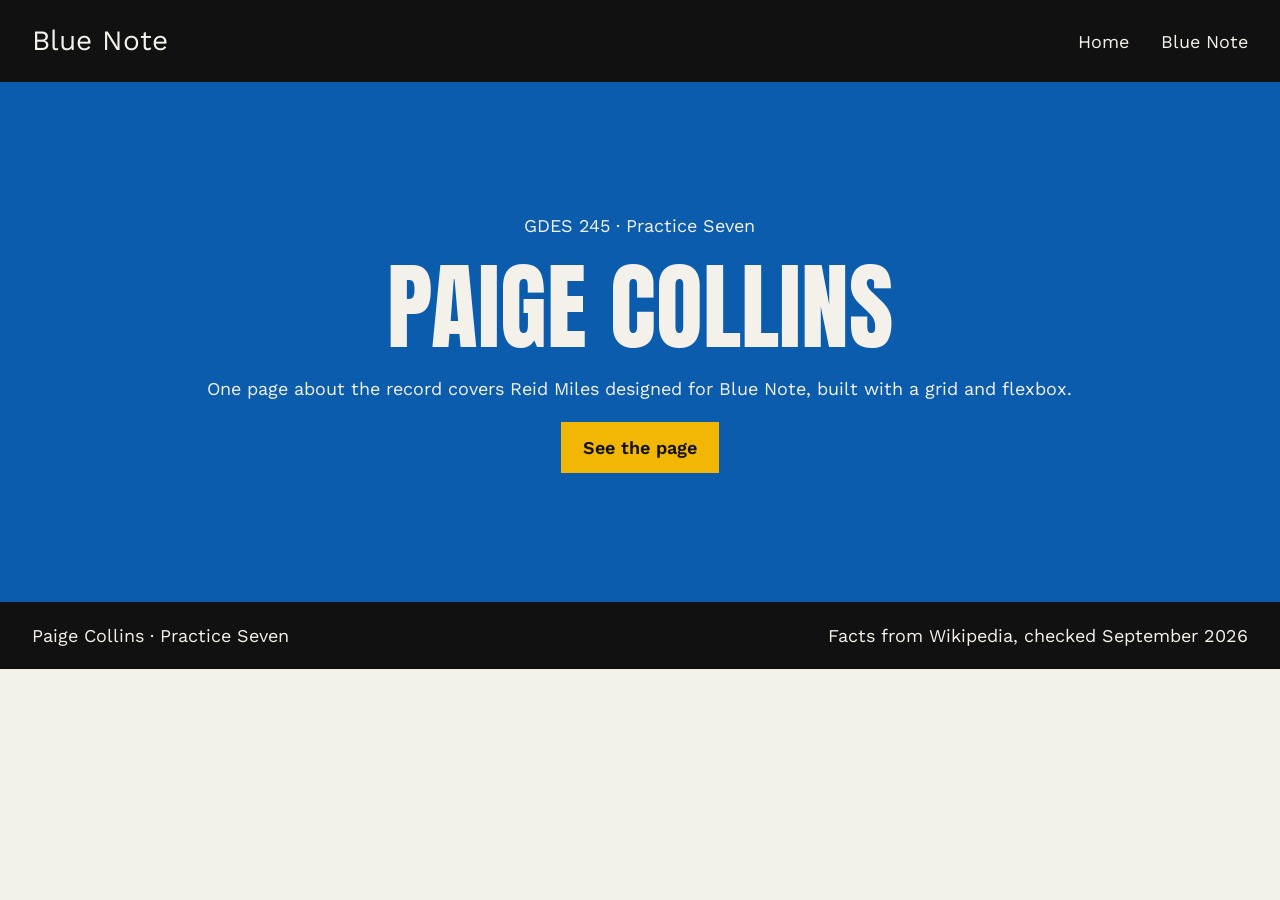
<file: index.html>
<!DOCTYPE html>
<html lang="en">
<head>
  <meta charset="UTF-8">
  <meta name="viewport" content="width=device-width, initial-scale=1.0">
  <title>Your Name, Web 1</title>

  <link rel="preconnect" href="https://fonts.googleapis.com">
  <link rel="preconnect" href="https://fonts.gstatic.com" crossorigin>
  <link href="https://fonts.googleapis.com/css2?family=Anton&family=Work+Sans:wght@400;600&display=swap" rel="stylesheet">

  <link rel="stylesheet" href="css/styles.css">
</head>
<body>

<header class="site-header">
  <a class="logo" href="index.html">Blue Note</a>
  <nav>
    <ul>
      <li><a href="index.html">Home</a></li>
      <li><a href="pages/blue-note.html">Blue Note</a></li>
    </ul>
  </nav>
</header>

<section class="hero">
  <p>GDES 245 &middot; Practice Seven</p>
  <h1>Paige Collins</h1>
  <p>One page about the record covers Reid Miles
     designed for Blue Note, built with a grid and flexbox.</p>
  <a class="button" href="pages/blue-note.html">See the page</a>
</section>

<footer class="site-footer" id="sources">
  <p>Paige Collins &middot; Practice Seven</p>
  <p>Facts from Wikipedia, checked September 2026</p>
</footer>

</body>
</html>
</file>
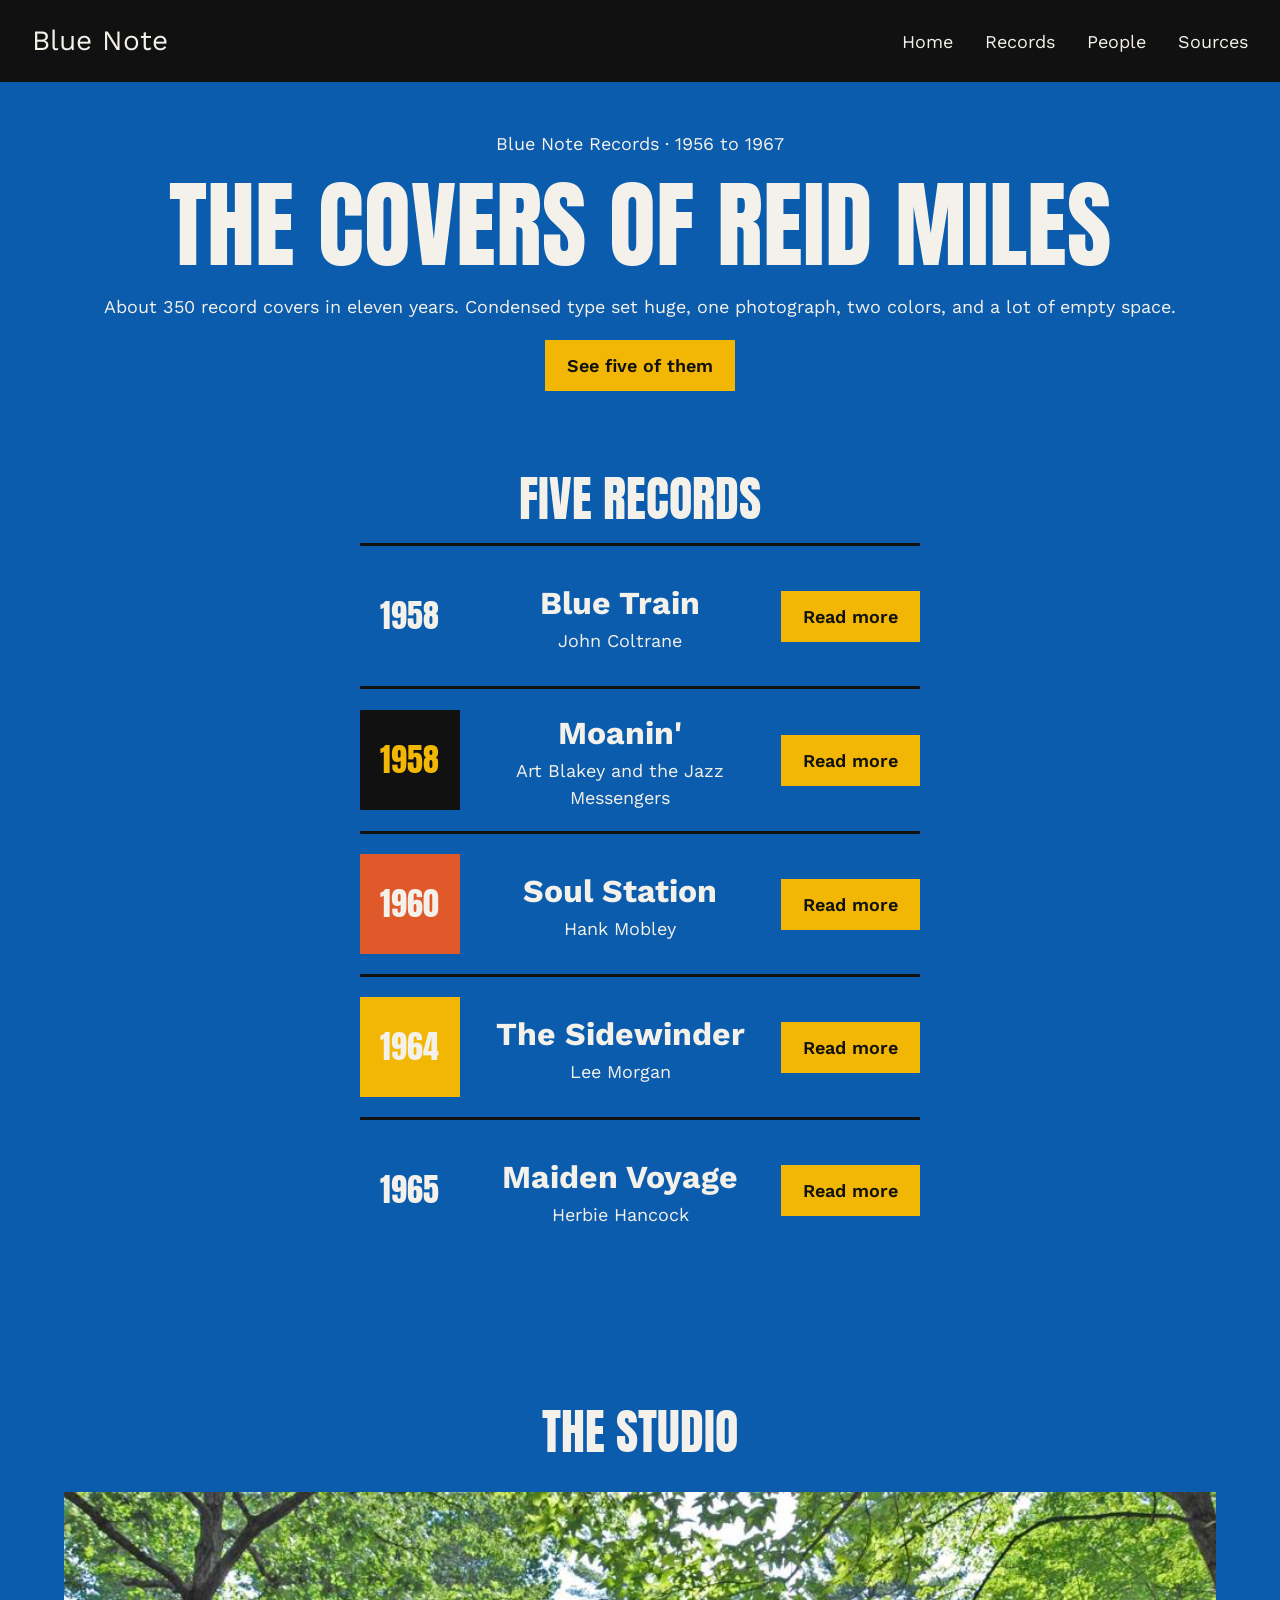
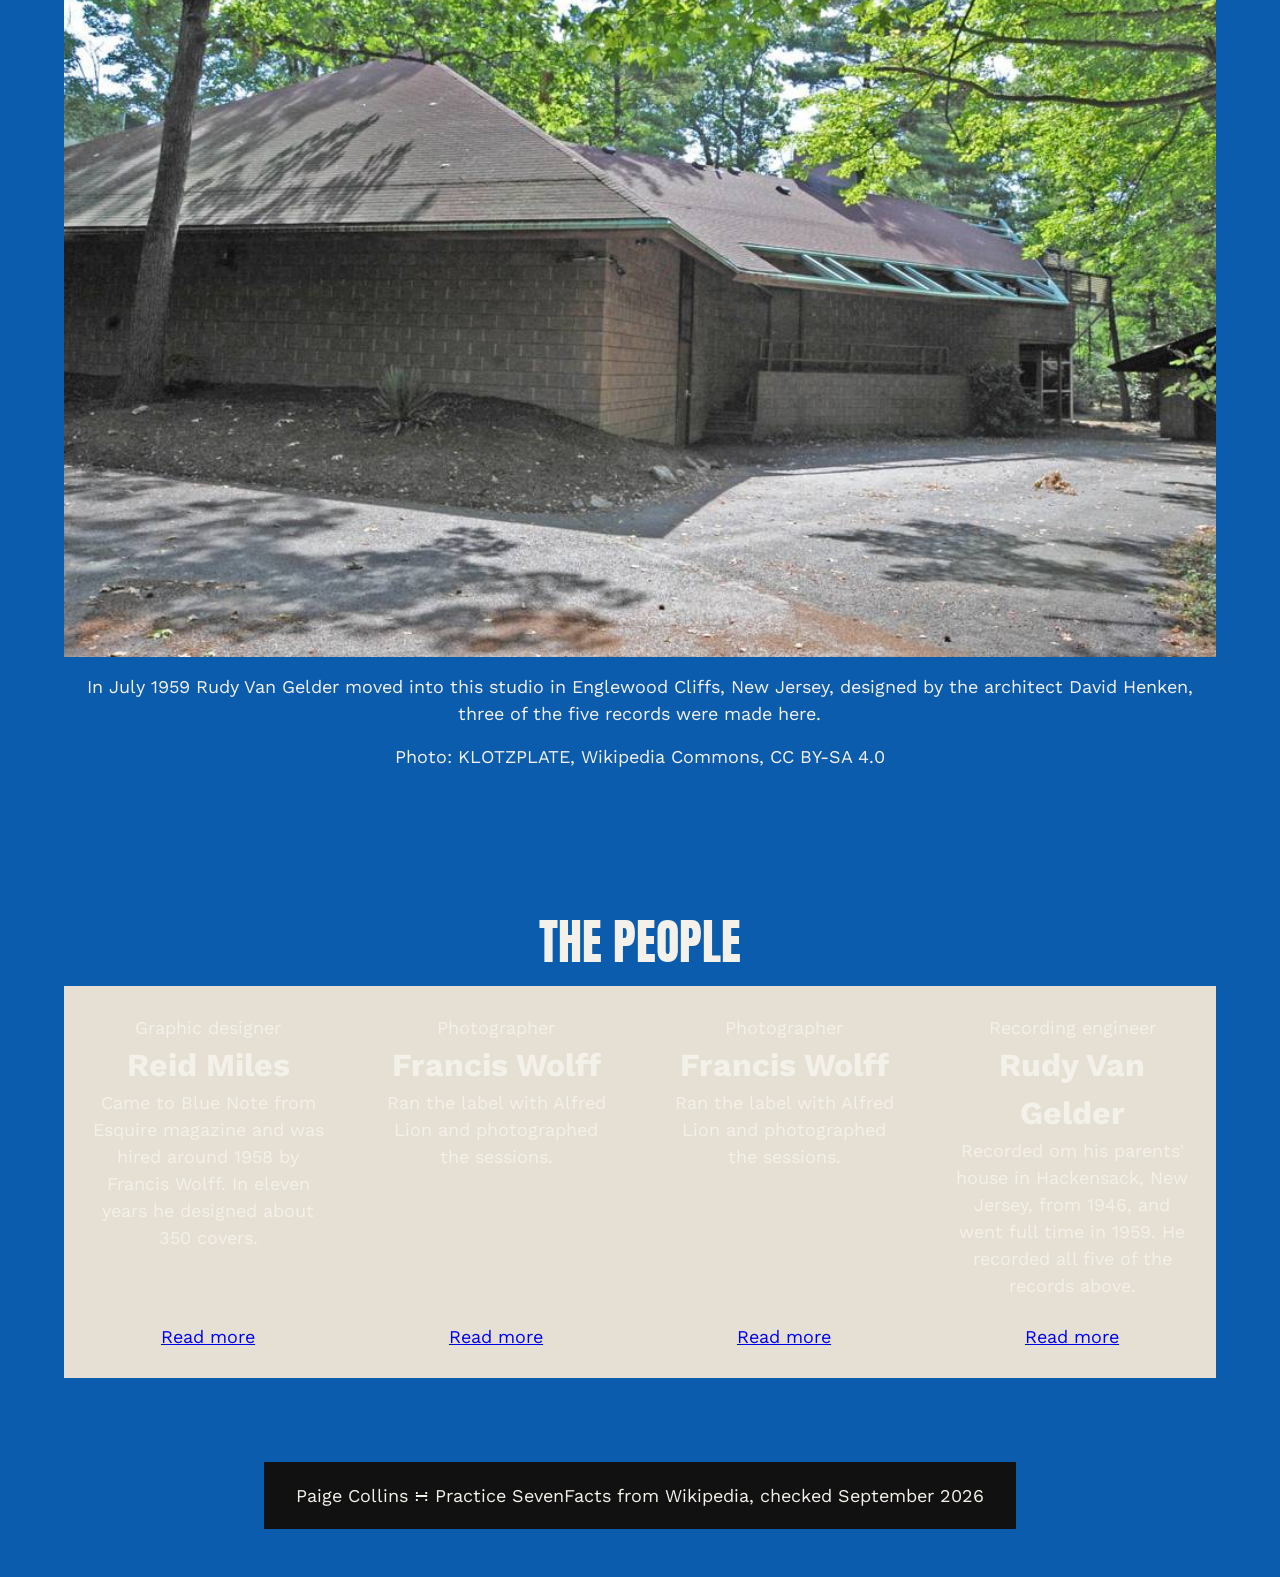
<file: pages/blue-note.html>
<!DOCTYPE html>
<html lang="en">
    <head>
        <meta charset="UTF-8">
        <meta name="viewport" content="width=device-width, initial-scale=1.0">
        <title>Blue Note, the covers of Reid Miles</title>

        <link rel="preconnect" href="https://fonts.googleapis.com">
        <link rel="preconnect" href="https://fonts.gstatic.com" crossorigin>
        <link href="https://fonts.googleapis.com/css2?family=Anton&family=Work+Sans:wght@400;600&display=swap" rel="stylesheet">

        <link rel="stylesheet" href="../css/styles.css">
    </head> 
    <body>

        <header class="site-header">
            <a class="logo" href="../index.html">Blue Note</a>
            <nav>
                <ul>
                    <li><a href="../index.html">Home</a></li>
                    <li><a href="#records">Records</a></li>
                    <li><a href="#people">People</a></li>
                    <li><a href="#sources">Sources</a></li>
                </ul>
        </nav>
</header>

<section class="hero">
    <p>Blue Note Records &middot; 1956 to 1967</p>
    <h1>The covers of Reid Miles</h1>
    <p>About 350 record covers in eleven years.
        Condensed type set huge, one photograph, two colors, and a lot of empty space.</p>
        <a class="button" href="#records">See five of them</a>

    <section class="records" id="records">
        <h2>Five records</h2>

        <article class="album">
            <div class="swatch blue">1958</div>
            <div class="info">
                <h3>Blue Train</h3>
                <p>John Coltrane</p>
            </div>
            <a class="button" href="https://en.wikipedia.org/wiki/Blue_Train_(album)">Read more</a>
        </article>

        <article class="album">
            <div class="swatch ink">1958</div>
            <div class="info">
                <h3>Moanin'</h3>
                <p>Art Blakey and the Jazz Messengers</p>
            </div>
            <a class="button" href="https://en.wikipedia.org/wiki/Moanin%27">Read more</a>
        </article>

        <article class="album">
            <div class="swatch orange">1960</div>
            <div class="info">
                <h3>Soul Station</h3>
                <p>Hank Mobley</p>
            </div>
            <a class="button" href="https://en.wikipedia.org/wiki/Soul_Station">Read more</a>
        </article>

        <article class="album">
            <div class="swatch yellow">1964</div>
            <div class="info">
                <h3>The Sidewinder</h3>
                <p>Lee Morgan</p>
            </div>
            <a class="button" href="https://en.wikipedia.org/wiki/The_Sidewinder">Read more</a>
        </article>

        <article class="album">
            <div class="swatch blue">1965</div>
            <div class="info">
                <h3>Maiden Voyage</h3>
                <p>Herbie Hancock</p>
            </div>
            <a class="button" href="https://wikipedia.org/wiki/Maiden_Voyage_(Herbie_Hancock_album)">Read more</a>
            </article>
    </section>
<aside class="studio">
    <h2>The studio</h2>
    <img src="../images/van-gelder-studio.jpg" width="1000" height="664"
        alt="The low brick Van Gelder Studio under tall trees in Englewood Cliffs, New Jersey">
    <p>In July 1959 Rudy Van Gelder moved into this studio in Englewood Cliffs, New Jersey, designed by the architect David Henken, three of the five records were made here.</p>
    <p>Photo: KLOTZPLATE, Wikipedia Commons, CC BY-SA 4.0</p>
</aside>

    <section class="people" id="people">
        <h2>The people</h2>
        <div class="cards">
            <article class="person">
                <div>
                    <p>Graphic designer</p>
                    <h3>Reid Miles</h3>
                    <p>Came to Blue Note from Esquire magazine and was hired around 1958 by Francis Wolff. In eleven years he designed about 350 covers.</p>
                </div>
                <a href="https://en.wikipedia.org/wiki/Reid_Miles">Read more</a>
            </article>

            <article class="person">
                <div>
                    <p>Photographer</p>
                    <h3>Francis Wolff</h3>
                    <p>Ran the label with Alfred Lion and photographed the sessions.</p>
                </div>
                <a href="https://en.wikipedia.org/wiki/Francis_Wolff">Read more</a>
            </article>

            <article class="person">
                <div>
                    <p>Photographer</p>
                    <h3>Francis Wolff</h3>
                    <p>Ran the label with Alfred Lion and photographed the sessions.</p>
                </div>
                <a href="https://en.wikipedia.org/wiki/Francis_Wolff">Read more</a>
            </article>

            <article class="person">
                <div>
                    <p>Recording engineer</p>
                    <h3>Rudy Van Gelder</h3>
                    <p>Recorded om his parents' house in Hackensack, New Jersey, from 1946, and went full time in 1959. He recorded all five of the records above.</p>
                </div>
                <a href="https://en.wikipedia.org/wiki/Rudy_Van_Gelder">Read more</a>
            </article>
        </div>
     </section>

<footer class="site-footer" id="sources">
    <p>Paige Collins &mDDot; Practice Seven</p>
    <p>Facts from Wikipedia, checked September 2026</p>
</footer>
</body>
</html>
</file>
<file: css/styles.css>
* {
    box-sizing: border-box;
    margin: 0;
    padding: 0;
}

body {
    display: grid;
    grid-template-columns: 2fr 1fr;
    background: #f4f1ea;
    color: #111111;
    font-family: 'Work Sans', sans-serif;
    font-size: 18px;
    line-height: 1.5;
}

h1, h2, h3 .logo, .swatch {
    font-family: 'Anton', sans-serif;
    font-weight: 400;
    text-transform: uppercase;
    line-height: 1;
}

.site-header, .site-footer {
    display: flex;
    justify-content: space-between;
    align-items: center;
    padding: 20px 32px;
    background: #111111;
    color: #f4f1ea;
}

.site-header a {
    color: #f4f1ea;
    text-decoration: none;
}

.logo {
    font-size: 28px;
}

nav ul {
    display: flex;
    gap: 32px;
    list-style: none;
}

.hero {
    display: flex;
    flex-direction: column;
    justify-content: center;
    align-items: center;
    gap: 20px;
    min-height: 520px;
    padding: 48px 32px;
    background: #0b5cad;
    color: #f4f1ea;
    text-align: center;
}

.hero h1 {
    font-size: 96px;
}

.button {
    padding: 12px 22px;
    background: #f2b705;
    color: #111111;
    font-weight: 600;
    text-decoration: none;
}

.site-header, .hero, .people, .site-footer {
    grid-column: span 2;
}

.records, .studio, .people {
    padding: 64px 32px;
}

h2 {
    font-size: 48px;
    margin-bottom: 20px;
}

h3 {
    font-size: 32px;
}
.album {
    display: flex;
    align-items: center;
    gap: 24px;
    padding: 20px 0;
    border-top: 3px solid #111111;
}

.swatch {
    display: flex;
    justify-content: center;
    align-items: center;
    flex: 0 0 100px;
    height: 100px;
    font-size: 32px;
}

.blue { background: #0b5cad; color: #f4f1ea; }
.ink { background: #111111; color: #f2b705; }
.orange {background: #e0592a; }
.yellow {background: #f2b705; }

.info {
    flex: 1;
}

.studio {
    display: flex;
    flex-direction: column;
    gap: 16px;
}

.studio img {
    width: 100%;
    height: auto;
}


.cards {
    display: flex;
    height: auto;
}

.person {
    flex: 1;
    display: flex;
    flex-direction: column;
    justify-content: space-between;
    gap: 24px;
    padding: 28px;
    background: #e6e0d4;
}
</file>
